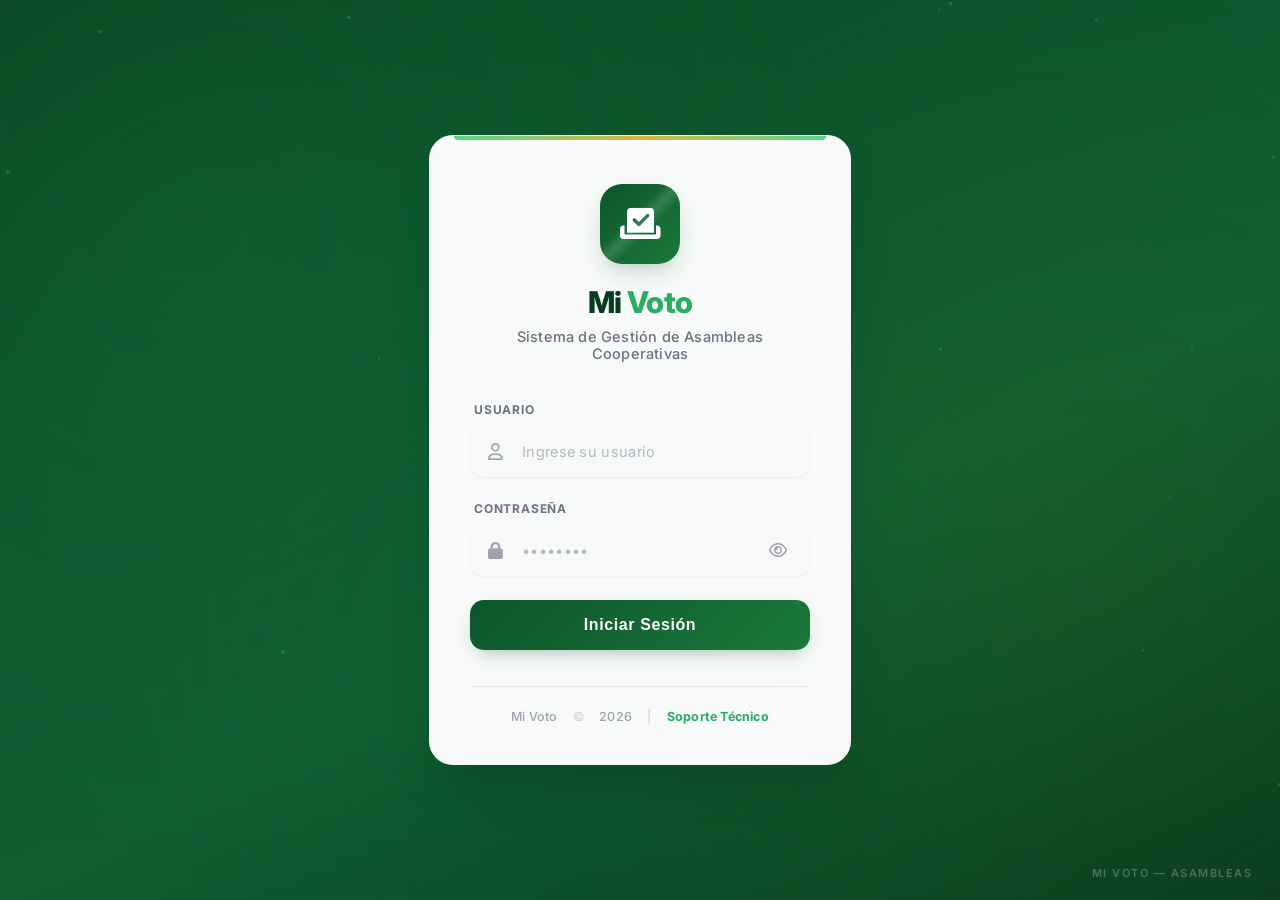
<file: frontend/login.html>
<!DOCTYPE html>
<html lang="es">

<head>
    <meta charset="UTF-8">
    <meta name="viewport" content="width=device-width, initial-scale=1.0">
    <script>
        if (localStorage.getItem('mivoto_token')) {
            window.location.href = 'dashboard.html';
        }
    </script>
    <title>Mi Voto | Acceso al Sistema de Asambleas</title>
    <link rel="stylesheet" href="https://cdnjs.cloudflare.com/ajax/libs/font-awesome/6.4.0/css/all.min.css">
    <link
        href="https://fonts.googleapis.com/css2?family=Inter:opsz,wght@14..32,300;14..32,400;14..32,500;14..32,600;14..32,700;14..32,800&display=swap"
        rel="stylesheet">
    <style>
        :root {
            --primary: #0D552C;
            --primary-dark: #073D1F;
            --primary-light: #1A7A3A;
            --accent: #2ECC71;
            --accent-glow: #27AE60;
            --gold: #B8860B;
            --gold-light: #D4A017;
            --text: #1A1D23;
            --text-light: #6B7280;
            --text-white: #F8FAFC;
            --bg-card: rgba(255, 255, 255, 0.97);
            --border: rgba(13, 85, 44, 0.15);
            --shadow-sm: 0 1px 3px rgba(0, 0, 0, 0.06);
            --shadow: 0 15px 35px -8px rgba(0, 0, 0, 0.12);
            --shadow-lg: 0 25px 50px -12px rgba(0, 0, 0, 0.18);
            --input-bg: #F7F9F8;
            --error-bg: #FEF2F2;
            --error-text: #DC2626;
            --error-border: #FECACA;
            --success-bg: #F0FDF6;
            --success-text: #0D552C;
        }

        * {
            margin: 0;
            padding: 0;
            box-sizing: border-box;
        }

        body {
            font-family: 'Inter', -apple-system, BlinkMacSystemFont, sans-serif;
            min-height: 100vh;
            display: flex;
            justify-content: center;
            align-items: center;
            background: linear-gradient(155deg, #0A4622 0%, #0D552C 30%, #0F5F32 60%, #073D1F 100%);
            position: relative;
            overflow-x: hidden;
            -webkit-font-smoothing: antialiased;
            -moz-osx-font-smoothing: grayscale;
        }

        /* Patrón de fondo geométrico */
        .bg-pattern {
            position: fixed;
            top: 0;
            left: 0;
            width: 100%;
            height: 100%;
            background-image:
                radial-gradient(circle at 15% 25%, rgba(46, 204, 113, 0.08) 0%, transparent 50%),
                radial-gradient(circle at 85% 65%, rgba(184, 134, 11, 0.06) 0%, transparent 50%),
                radial-gradient(circle at 50% 80%, rgba(13, 85, 44, 0.15) 0%, transparent 50%);
            z-index: 0;
            pointer-events: none;
        }

        /* Líneas sutiles decorativas */
        .bg-lines {
            position: fixed;
            top: 0;
            left: 0;
            width: 100%;
            height: 100%;
            background:
                linear-gradient(0deg, transparent 49.5%, rgba(255, 255, 255, 0.015) 49.5%, rgba(255, 255, 255, 0.015) 50.5%, transparent 50.5%),
                linear-gradient(90deg, transparent 49.5%, rgba(255, 255, 255, 0.015) 49.5%, rgba(255, 255, 255, 0.015) 50.5%, transparent 50.5%);
            background-size: 80px 80px;
            z-index: 0;
            pointer-events: none;
            opacity: 0.6;
        }

        .login-container {
            width: 100%;
            max-width: 470px;
            padding: 24px;
            position: relative;
            z-index: 2;
            animation: fadeSlideUp 0.75s cubic-bezier(0.22, 0.61, 0.36, 1) forwards;
        }

        @keyframes fadeSlideUp {
            from {
                opacity: 0;
                transform: translateY(35px);
            }

            to {
                opacity: 1;
                transform: translateY(0);
            }
        }

        .login-card {
            background: var(--bg-card);
            border-radius: 24px;
            padding: 48px 40px 40px;
            box-shadow: var(--shadow-lg);
            text-align: center;
            position: relative;
            border: 1px solid rgba(255, 255, 255, 0.2);
            transition: transform 0.3s ease, box-shadow 0.3s ease;
        }

        .login-card:hover {
            transform: translateY(-4px);
            box-shadow: 0 30px 60px -15px rgba(0, 0, 0, 0.25);
        }

        /* Borde superior decorativo */
        .login-card::before {
            content: '';
            position: absolute;
            top: 0;
            left: 24px;
            right: 24px;
            height: 4px;
            background: linear-gradient(90deg, var(--accent), var(--gold-light), var(--accent));
            border-radius: 0 0 12px 12px;
            opacity: 0.8;
        }

        .brand-header {
            margin-bottom: 40px;
        }

        .logo-icon {
            width: 80px;
            height: 80px;
            margin: 0 auto 20px;
            background: linear-gradient(135deg, var(--primary), var(--primary-light));
            border-radius: 22px;
            display: flex;
            align-items: center;
            justify-content: center;
            box-shadow: 0 10px 25px -8px rgba(13, 85, 44, 0.35);
            transition: transform 0.3s ease, box-shadow 0.3s ease;
            position: relative;
            overflow: hidden;
        }

        .logo-icon::after {
            content: '';
            position: absolute;
            inset: 0;
            background: linear-gradient(135deg, transparent 40%, rgba(255, 255, 255, 0.15) 50%, transparent 60%);
            transition: transform 0.4s;
        }

        .logo-icon:hover {
            transform: translateY(-3px) rotate(-2deg);
            box-shadow: 0 14px 30px -6px rgba(13, 85, 44, 0.45);
        }

        .logo-icon:hover::after {
            transform: translateX(100%);
        }

        .logo-icon i {
            font-size: 36px;
            color: white;
            z-index: 1;
        }

        .login-card h1 {
            font-size: 30px;
            font-weight: 800;
            letter-spacing: -0.6px;
            color: var(--primary-dark);
            margin-bottom: 8px;
            line-height: 1.2;
        }

        .login-card h1 .accent {
            color: var(--accent-glow);
        }

        .login-card .subtitle {
            color: var(--text-light);
            font-size: 14.5px;
            font-weight: 500;
            letter-spacing: 0.2px;
        }

        .error-msg {
            background: var(--error-bg);
            color: var(--error-text);
            padding: 14px 18px;
            border-radius: 14px;
            margin-bottom: 28px;
            display: none;
            font-size: 13.5px;
            font-weight: 600;
            text-align: center;
            border: 1px solid var(--error-border);
            animation: shakeError 0.5s cubic-bezier(0.36, 0.07, 0.19, 0.97) forwards;
            align-items: center;
            justify-content: center;
            gap: 10px;
        }

        .error-msg.visible {
            display: flex;
        }

        .error-msg i {
            font-size: 16px;
            color: #EF4444;
        }

        @keyframes shakeError {

            0%,
            100% {
                transform: translateX(0);
            }

            25% {
                transform: translateX(-6px);
            }

            50% {
                transform: translateX(6px);
            }

            75% {
                transform: translateX(-3px);
            }
        }

        .form-group {
            margin-bottom: 24px;
            text-align: left;
        }

        .form-group label {
            display: block;
            margin-bottom: 9px;
            font-weight: 700;
            font-size: 12px;
            text-transform: uppercase;
            letter-spacing: 0.8px;
            color: var(--text-light);
            padding-left: 4px;
            transition: color 0.2s;
        }

        .input-wrapper {
            position: relative;
            display: flex;
            align-items: center;
        }

        .input-wrapper i {
            position: absolute;
            left: 18px;
            color: #9CA3AF;
            font-size: 17px;
            transition: all 0.25s ease;
            z-index: 1;
            pointer-events: none;
        }

        .form-group input {
            width: 100%;
            padding: 15px 18px 15px 50px;
            background: var(--input-bg);
            border: 2px solid transparent;
            border-radius: 14px;
            font-size: 14.5px;
            font-family: 'Inter', sans-serif;
            font-weight: 500;
            color: var(--text);
            transition: all 0.3s cubic-bezier(0.4, 0, 0.2, 1);
            box-shadow: var(--shadow-sm);
            letter-spacing: 0.2px;
        }

        .form-group input::placeholder {
            color: #B0B8C1;
            font-weight: 400;
            letter-spacing: 0.3px;
        }

        .form-group input:hover {
            background: #F0F3F1;
            border-color: rgba(13, 85, 44, 0.2);
        }

        .form-group input:focus {
            outline: none;
            border-color: var(--accent);
            background: #FFFFFF;
            box-shadow: 0 0 0 4px rgba(46, 204, 113, 0.12), 0 4px 12px rgba(0, 0, 0, 0.04);
            transform: translateY(-1px);
        }

        .form-group input:focus+i {
            color: var(--accent-glow);
            transform: scale(1.08);
        }

        .password-toggle {
            position: absolute;
            right: 15px;
            background: none;
            border: none;
            color: #9CA3AF;
            cursor: pointer;
            padding: 8px;
            transition: color 0.2s;
            z-index: 1;
        }

        .password-toggle:hover {
            color: var(--accent-glow);
        }

        .password-toggle i {
            font-size: 16px;
            position: static;
        }

        .btn-login {
            width: 100%;
            padding: 16px;
            background: linear-gradient(135deg, var(--primary) 0%, var(--primary-light) 100%);
            border: none;
            border-radius: 14px;
            font-size: 16px;
            font-weight: 700;
            letter-spacing: 0.6px;
            color: white;
            cursor: pointer;
            transition: all 0.3s cubic-bezier(0.4, 0, 0.2, 1);
            display: flex;
            justify-content: center;
            align-items: center;
            gap: 12px;
            margin-top: 8px;
            position: relative;
            overflow: hidden;
            box-shadow: 0 8px 20px -8px rgba(13, 85, 44, 0.4);
        }

        .btn-login:hover {
            transform: translateY(-2px);
            box-shadow: 0 12px 28px -6px rgba(13, 85, 44, 0.5);
            background: linear-gradient(135deg, var(--primary-light) 0%, var(--primary) 100%);
        }

        .btn-login:active {
            transform: translateY(0);
            box-shadow: 0 4px 12px -4px rgba(13, 85, 44, 0.3);
        }

        .btn-login:disabled {
            opacity: 0.75;
            transform: none;
            cursor: wait;
            pointer-events: none;
        }

        .btn-login .loader {
            display: none;
            width: 20px;
            height: 20px;
            border: 2.5px solid rgba(255, 255, 255, 0.35);
            border-radius: 50%;
            border-top-color: white;
            animation: spin 0.7s linear infinite;
        }

        .btn-login.loading .loader {
            display: inline-block;
        }

        .btn-login.loading .btn-text {
            opacity: 0.9;
        }

        @keyframes spin {
            to {
                transform: rotate(360deg);
            }
        }

        .footer-info {
            margin-top: 36px;
            font-size: 12.5px;
            font-weight: 500;
            color: #9CA3AF;
            text-align: center;
            border-top: 1px solid #E5E7EB;
            padding-top: 22px;
            letter-spacing: 0.2px;
        }

        .footer-info a {
            color: var(--accent-glow);
            text-decoration: none;
            font-weight: 700;
            transition: color 0.2s;
            position: relative;
        }

        .footer-info a:hover {
            color: var(--primary);
        }

        .footer-info .separator {
            margin: 0 12px;
            color: #D1D5DB;
        }

        .watermark {
            position: fixed;
            bottom: 20px;
            right: 28px;
            font-size: 11px;
            color: rgba(255, 255, 255, 0.25);
            font-weight: 600;
            letter-spacing: 1.5px;
            z-index: 1;
            pointer-events: none;
        }

        @media (max-width: 520px) {
            .login-card {
                padding: 36px 24px 28px;
                border-radius: 20px;
            }

            .login-card::before {
                left: 16px;
                right: 16px;
            }

            .logo-icon {
                width: 68px;
                height: 68px;
                border-radius: 18px;
            }

            .logo-icon i {
                font-size: 30px;
            }

            .login-card h1 {
                font-size: 26px;
            }

            .form-group input {
                padding: 14px 16px 14px 46px;
                font-size: 14px;
            }

            .btn-login {
                padding: 14px;
                font-size: 15px;
            }
        }

        @media (max-width: 380px) {
            .login-container {
                padding: 16px;
            }

            .login-card {
                padding: 30px 18px 24px;
            }

            .login-card h1 {
                font-size: 23px;
            }

            .footer-info {
                font-size: 11px;
            }

            .footer-info .separator {
                margin: 0 8px;
            }
        }
    </style>
</head>

<body>
    <!-- Patrón de fondo -->
    <div class="bg-pattern"></div>
    <div class="bg-lines"></div>

    <div class="login-container">
        <div class="login-card">
            <!-- Cabecera de marca -->
            <div class="brand-header">
                <div class="logo-icon">
                    <i class="fas fa-vote-yea"></i>
                </div>
                <h1>Mi <span class="accent">Voto</span></h1>
                <p class="subtitle">Sistema de Gestión de Asambleas Cooperativas</p>
            </div>

            <!-- Mensaje de error -->
            <div id="errorMsg" class="error-msg">
                <i class="fas fa-exclamation-circle"></i>
                <span>Usuario o contraseña incorrectos</span>
            </div>

            <!-- Formulario de login -->
            <form id="loginForm" autocomplete="off">
                <div class="form-group">
                    <label for="username">Usuario</label>
                    <div class="input-wrapper">
                        <i class="far fa-user"></i>
                        <input type="text" id="username" placeholder="Ingrese su usuario" required autocomplete="off">
                    </div>
                </div>

                <div class="form-group">
                    <label for="password">Contraseña</label>
                    <div class="input-wrapper">
                        <i class="fas fa-lock"></i>
                        <input type="password" id="password" placeholder="••••••••" required autocomplete="off">
                        <button type="button" class="password-toggle" id="togglePassword"
                            aria-label="Mostrar contraseña">
                            <i class="far fa-eye"></i>
                        </button>
                    </div>
                </div>

                <button type="submit" class="btn-login" id="btnLogin">
                    <span class="btn-text" id="btnText">Iniciar Sesión</span>
                    <div class="loader" id="loader"></div>
                </button>
            </form>

            <!-- Pie -->
            <div class="footer-info">
                Mi Voto <span class="separator">&copy;</span> 2026
                <span class="separator">|</span>
                <a href="#" target="_blank">Soporte Técnico</a>
            </div>
        </div>
    </div>

    <!-- Marca de agua -->
    <div class="watermark">MI VOTO &mdash; ASAMBLEAS</div>

    <script>
        // ========================
        // Mostrar/ocultar contraseña
        // ========================
        const togglePassword = document.getElementById('togglePassword');
        const passwordInput = document.getElementById('password');

        togglePassword.addEventListener('click', () => {
            const type = passwordInput.getAttribute('type') === 'password' ? 'text' : 'password';
            passwordInput.setAttribute('type', type);
            const icon = togglePassword.querySelector('i');
            icon.className = type === 'password' ? 'far fa-eye' : 'far fa-eye-slash';
        });

        // ========================
        // Elementos del DOM
        // ========================
        const form = document.getElementById('loginForm');
        const btnLogin = document.getElementById('btnLogin');
        const btnText = document.getElementById('btnText');
        const loader = document.getElementById('loader');
        const errorDiv = document.getElementById('errorMsg');
        const usernameInput = document.getElementById('username');
        const passwordInputField = document.getElementById('password');

        // ========================
        // Efecto de partículas (opcional, más ligero que antes)
        // ========================
        function createParticles() {
            const container = document.createElement('div');
            container.style.cssText = `
                position: fixed; top: 0; left: 0; width: 100%; height: 100%;
                pointer-events: none; z-index: 1;
            `;
            document.body.appendChild(container);

            for (let i = 0; i < 20; i++) {
                const particle = document.createElement('div');
                const size = Math.random() * 3 + 1;
                particle.style.cssText = `
                    position: absolute;
                    width: ${size}px;
                    height: ${size}px;
                    background: rgba(46, 204, 113, 0.3);
                    border-radius: 50%;
                    left: ${Math.random() * 100}%;
                    top: ${Math.random() * 100}%;
                    animation: floatParticle ${6 + Math.random() * 8}s infinite ease-in-out;
                    animation-delay: ${Math.random() * 10}s;
                `;
                container.appendChild(particle);
            }

            const style = document.createElement('style');
            style.textContent = `
                @keyframes floatParticle {
                    0%, 100% { transform: translate(0, 0) scale(1); opacity: 0.2; }
                    25% { transform: translate(20px, -30px) scale(1.5); opacity: 0.5; }
                    50% { transform: translate(-15px, -60px) scale(0.8); opacity: 0.3; }
                    75% { transform: translate(25px, -40px) scale(1.2); opacity: 0.4; }
                }
            `;
            document.head.appendChild(style);
        }
        createParticles();

        // ========================
        // Manejo del formulario
        // ========================
        form.addEventListener('submit', async (e) => {
            e.preventDefault();

            // Mostrar estado de carga
            btnLogin.classList.add('loading');
            btnText.textContent = 'Verificando credenciales...';
            btnLogin.disabled = true;
            errorDiv.classList.remove('visible');

            const username = usernameInput.value.trim();
            const password = passwordInputField.value.trim();

            // Codificación Base64 con UTF-8
            const utf8Bytes = new TextEncoder().encode(JSON.stringify({ username, password }));
            const authPayload = btoa(String.fromCharCode(...utf8Bytes));

            try {
                const response = await fetch('/api/login', {
                    method: 'POST',
                    headers: { 'Content-Type': 'application/json' },
                    body: JSON.stringify({ auth: authPayload })
                });

                const data = await response.json();

                if (data.success) {
                    // Guardar sesión
                    localStorage.setItem('mivoto_user', data.usuario);
                    localStorage.setItem('mivoto_token', data.token);

                    // Feedback visual de éxito
                    btnLogin.style.background = 'linear-gradient(135deg, #0D552C, #27AE60)';
                    btnText.textContent = '✓ Acceso Concedido';
                    btnLogin.classList.remove('loading');

                    // Redirigir después de breve pausa
                    setTimeout(() => {
                        window.location.href = 'dashboard.html';
                    }, 600);
                } else {
                    throw new Error(data.message || 'Credenciales inválidas');
                }
            } catch (error) {
                console.error('Error de autenticación:', error);

                // Mostrar error
                errorDiv.classList.add('visible');
                passwordInputField.value = '';
                passwordInputField.focus();

                // Resetear botón
                btnText.textContent = 'Iniciar Sesión';
                btnLogin.style.background = '';
                btnLogin.classList.remove('loading');
                btnLogin.disabled = false;

                // Ocultar error después de 5 segundos
                setTimeout(() => {
                    errorDiv.classList.remove('visible');
                }, 5000);
            }
        });

        // ========================
        // Limpiar error al escribir
        // ========================
        [usernameInput, passwordInputField].forEach(input => {
            input.addEventListener('input', () => {
                if (errorDiv.classList.contains('visible')) {
                    errorDiv.classList.remove('visible');
                }
            });
        });
    </script>
</body>

</html>
</file>
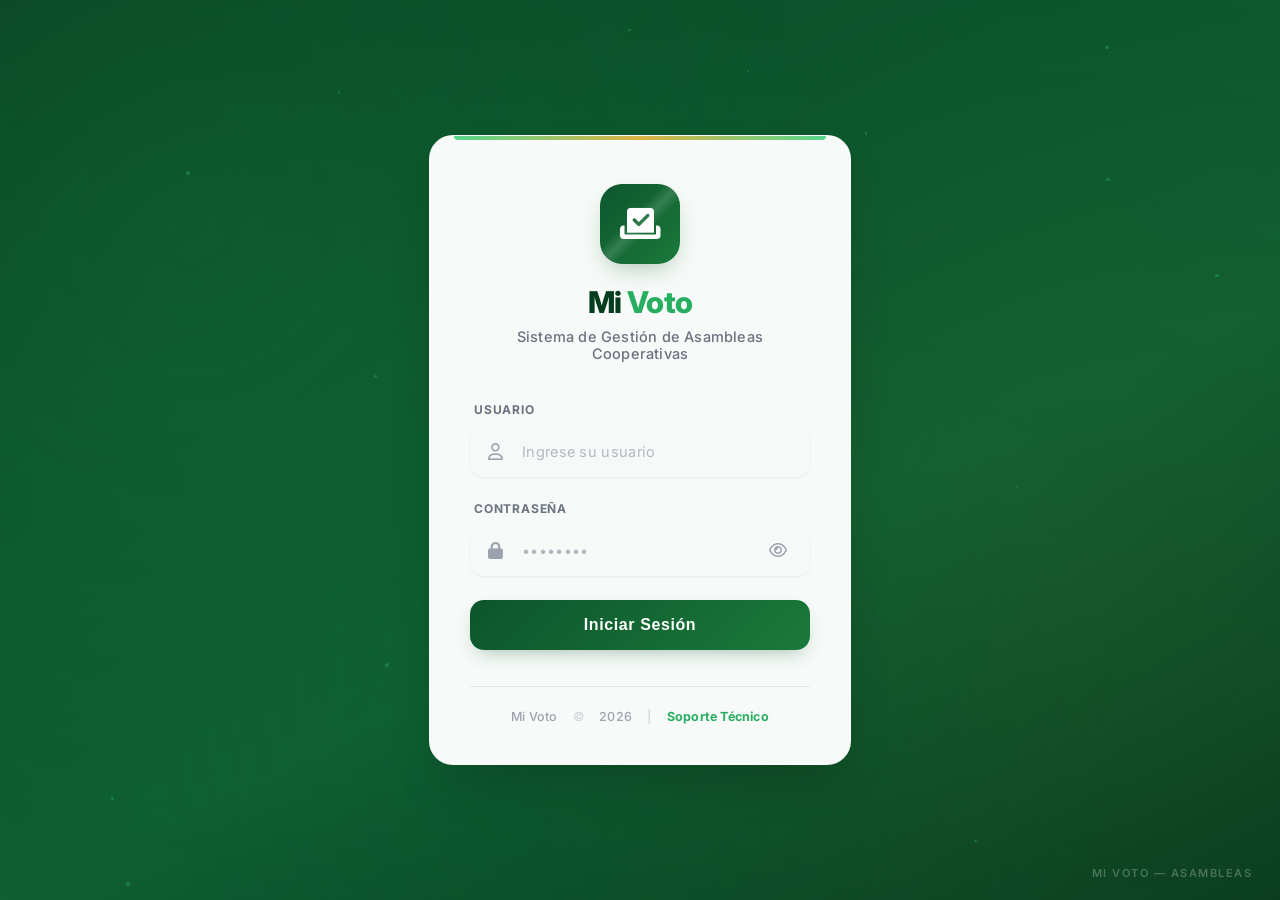
<file: frontend/reglas.html>
<!DOCTYPE html>
<html lang="es">
<head>
    <meta charset="UTF-8">
    <meta name="viewport" content="width=device-width, initial-scale=1.0">
    <script>
        if (!localStorage.getItem('nexo_token')) {
            window.location.href = 'login.html';
        }
    </script>
    <title>NEXO | Configuración de Reglas</title>
    <link rel="stylesheet" href="https://cdnjs.cloudflare.com/ajax/libs/font-awesome/6.4.0/css/all.min.css">
    <link href="https://fonts.googleapis.com/css2?family=Plus+Jakarta+Sans:wght@400;600;800&display=swap" rel="stylesheet">
    <link rel="stylesheet" href="css/style.css">
    <style>
        :root {
            --primary: linear-gradient(135deg, #5B6BFF 0%, #3DD7E5 100%);
            --secondary: #5B6BFF;
            --bg: #F0F2F6;
            --white: #FFFFFF;
            --text: #171A21;
            --border: #E2E5EB;
            --card-shadow: 0 1px 3px rgba(0,0,0,0.05), 0 4px 12px rgba(0,0,0,0.04);
        }

        body.dark-mode {
            --bg: #0A0B0F;
            --white: #14151C;
            --text: #F2F4F8;
            --border: #2A2D38;
            --primary: linear-gradient(135deg, #5B6BFF 0%, #3DD7E5 100%);
            --card-shadow: 0 8px 24px rgba(0,0,0,0.45), 0 1px 0 rgba(255,255,255,0.03) inset;
        }

        body {
            font-family: 'Plus Jakarta Sans', sans-serif;
            background: var(--bg);
            color: var(--text);
            margin: 0;
            padding: 0;
            transition: background 0.25s, color 0.25s;
        }

        .header {
            background: var(--primary);
            color: white;
            padding: 20px 40px;
            display: flex;
            justify-content: space-between;
            align-items: center;
            border-bottom: 2.5px solid var(--secondary);
            box-shadow: 0 4px 20px rgba(11, 43, 64, 0.16);
        }

        .container {
            max-width: 800px;
            margin: 40px auto;
            padding: 0 20px;
        }

        .card {
            background: var(--white);
            backdrop-filter: blur(12px);
            -webkit-backdrop-filter: blur(12px);
            padding: 30px;
            border-radius: 20px;
            border: 1.5px solid var(--border);
            box-shadow: var(--card-shadow);
            transition: all 0.25s ease;
        }

        .card:hover {
            transform: translateY(-2px);
            box-shadow: 0 12px 40px rgba(11, 43, 64, 0.12);
        }

        .regla-item {
            display: grid;
            grid-template-columns: 1fr 150px 80px;
            gap: 20px;
            align-items: center;
            padding: 15px;
            border-bottom: 1px solid var(--border);
        }

        .regla-item:last-child { border-bottom: none; }

        .categoria-name { font-weight: 600; text-transform: capitalize; }

        input[type="number"] {
            padding: 8px 12px;
            border: 1px solid var(--border);
            border-radius: 8px;
            width: 100%;
            background: var(--bg);
            color: var(--text);
        }

        .switch {
            --circle-dim: 1em;
            font-size: 12px;
            position: relative;
            display: inline-block;
            width: 2.8em;
            height: 1.5em;
        }
        .switch input {
            opacity: 0;
            width: 0;
            height: 0;
        }
        .slider {
            position: absolute;
            cursor: pointer;
            top: 0;
            left: 0;
            right: 0;
            bottom: 0;
            background-color: #555;
            transition: background-color .3s;
            border-radius: 30px;
        }
        .slider-card {
            position: absolute;
            height: var(--circle-dim);
            width: var(--circle-dim);
            border-radius: 50%;
            left: 0.3em;
            bottom: 0.3em;
            background-color: #000;
            transition: transform .3s, background-color .3s;
            pointer-events: none;
            transform: translateX(0);
        }
        input:checked ~ .slider { background-color: #b3e5fc; }
        input:checked ~ .slider-card {
            transform: translateX(1.2em);
            background-color: #4FC3F7;
        }
        body.dark-mode input:checked ~ .slider { background-color: #5B6BFF; }
        body.dark-mode input:checked ~ .slider-card { background-color: #5B6BFF; }

        .btn-save {
            background: var(--primary);
            color: white;
            border: none;
            padding: 12px 30px;
            border-radius: 10px;
            font-weight: 700;
            cursor: pointer;
            width: 100%;
            margin-top: 30px;
            transition: all 0.3s;
        }

        .btn-save:hover { filter: brightness(1.1); transform: translateY(-2px); }

        .btn-back {
            color: white;
            text-decoration: none;
            display: flex;
            align-items: center;
            gap: 8px;
            font-weight: 600;
        }
    </style>
</head>
<body>
    <div class="header">
        <h1><i class="fas fa-tasks"></i> Reglas de Ruteo</h1>
        <a href="index.html" class="btn-back"><i class="fas fa-arrow-left"></i> Volver</a>
    </div>

    <div class="container">
        <div class="card">
            <h2 style="margin-bottom: 10px;">Límites por Categoría</h2>
            <p style="color: #64748b; margin-bottom: 30px; font-size: 14px;">
                Define cuántos clientes de cada tipo puede llevar un mismo móvil como máximo.
                Usa <b>0</b> para indicar que no hay límite.
            </p>

            <div id="listaReglas">
                <!-- Se carga dinámicamente -->
                <div style="text-align:center; padding: 20px;">Cargando reglas...</div>
            </div>

            <button class="btn-save" onclick="guardarReglas()">
                <i class="fas fa-save"></i> Guardar Configuración
            </button>
        </div>
    </div>

    <script>
        const categoriasBasicas = ['supermercado', 'minorista/gastronómico', 'mayorista / distribuidor'];
        let reglasCargadas = [];

        function escapeHtml(text) {
            if (!text) return '';
            return text
                .replace(/&/g, "&amp;")
                .replace(/</g, "&lt;")
                .replace(/>/g, "&gt;")
                .replace(/"/g, "&quot;")
                .replace(/'/g, "&#039;");
        }

        // Helper para peticiones con autenticación
        async function fetchWithAuth(url, options = {}) {
            const token = localStorage.getItem('nexo_token');
            if (!options.headers) options.headers = {};
            options.headers['Authorization'] = `Bearer ${token}`;
            
            const response = await fetch(url, options);
            if (response.status === 401) {
                alert("Sesión expirada o no válida. Por favor, inicie sesión de nuevo.");
                window.location.href = 'login.html';
            }
            return response;
        }

        async function cargarReglas() {
            try {
                const res = await fetchWithAuth('/api/reglas');
                reglasCargadas = await res.json();
                renderReglas();
            } catch (e) {
                console.error(e);
            }
        }

        function addCategoria() {
            const nueva = prompt("Ingrese el nombre de la nueva categoría:");
            if (nueva) {
                const cat = nueva.toLowerCase().trim();
                if (!reglasCargadas.find(r => r.categoria === cat)) {
                    reglasCargadas.push({
                        categoria: cat,
                        limite_por_movil: 0,
                        activo: true
                    });
                    renderReglas();
                }
            }
        }

        function renderReglas() {
            const container = document.getElementById('listaReglas');
            container.innerHTML = '';

            // Asegurar que las categorías básicas siempre aparezcan al menos para configurar
            const todas = [...reglasCargadas];
            categoriasBasicas.forEach(cat => {
                if (!todas.find(r => r.categoria.toLowerCase() === cat)) {
                    todas.push({ categoria: cat, limite_por_movil: 0, activo: false });
                }
            });

            todas.sort((a,b) => a.categoria.localeCompare(b.categoria)).forEach(regla => {
                const cat = regla.categoria.toLowerCase();
                const catEscaped = escapeHtml(cat);
                const div = document.createElement('div');
                div.className = 'regla-item';
                div.innerHTML = `
                    <div class="categoria-name">${catEscaped}</div>
                    <div>
                        <input type="number" value="${regla.limite_por_movil}" min="0" 
                               placeholder="Sin límite" style="width:100%;">
                    </div>
                    <div style="text-align: right; display: flex; align-items: center; gap: 10px; justify-content: flex-end;">
                        <label class="switch">
                            <input type="checkbox" class="toggle" ${regla.activo ? 'checked' : ''}>
                            <span class="slider"></span>
                            <span class="slider-card"></span>
                        </label>
                        <button onclick="eliminarReglaLocal('${catEscaped}')" style="background:none; border:none; color:#e74c3c; cursor:pointer;" title="Eliminar regla">
                            <i class="fas fa-trash-alt"></i>
                        </button>
                    </div>
                `;
                container.appendChild(div);
            });
        }

        async function eliminarReglaLocal(cat) {
            if (confirm(`¿Eliminar la regla para la categoría "${cat}"?`)) {
                try {
                    const res = await fetchWithAuth(`/api/reglas?categoria=${encodeURIComponent(cat)}`, {
                        method: 'DELETE'
                    });
                    if (res.ok) {
                        reglasCargadas = reglasCargadas.filter(r => r.categoria !== cat);
                        renderReglas();
                    }
                } catch (e) {
                    alert("Error al eliminar la regla.");
                }
            }
        }

        async function guardarReglas() {
            const items = document.querySelectorAll('.regla-item');
            let hasNegative = false;
            const payload = Array.from(items).map(div => {
                const cat = div.querySelector('.categoria-name').textContent;
                const limitInput = div.querySelector('input[type="number"]');
                const activeInput = div.querySelector('input[type="checkbox"]');
                const limitVal = parseInt(limitInput.value) || 0;
                if (limitVal < 0) {
                    hasNegative = true;
                }
                return {
                    categoria: cat.trim(),
                    limite_por_movil: limitVal,
                    activo: activeInput.checked
                };
            });

            if (hasNegative) {
                alert("❌ El límite por móvil no puede ser negativo.");
                return;
            }

            mostrarLoader("Guardando reglas de ruteo...");
            try {
                const res = await fetchWithAuth('/api/reglas', {
                    method: 'POST',
                    headers: { 'Content-Type': 'application/json' },
                    body: JSON.stringify(payload)
                });
                if (res.ok) {
                    alert('✅ Reglas guardadas con éxito. Se aplicarán en el próximo ruteo.');
                    cargarReglas();
                }
            } catch (e) {
                alert('❌ Error al guardar las reglas.');
            } finally {
                ocultarLoader();
            }
        }

        function mostrarLoader(texto = "Optimizando rutas... por favor espere") {
            const overlay = document.getElementById('loadingOverlay');
            const textEl = document.getElementById('loadingText');
            if (textEl) textEl.innerText = texto;
            if (overlay) overlay.classList.add('active');
        }

        function ocultarLoader() {
            const overlay = document.getElementById('loadingOverlay');
            if (overlay) overlay.classList.remove('active');
        }

        // Cargar reglas automáticamente al iniciar la página
        document.addEventListener('DOMContentLoaded', cargarReglas);
    </script>

    <div style="text-align: center; margin-top: 20px;">
        <button class="btn-outline" onclick="addCategoria()" style="border: 2px dashed var(--primary); padding: 10px 20px; border-radius: 10px; cursor: pointer; background: transparent; color: var(--primary); font-weight: 600;">
            <i class="fas fa-plus"></i> Agregar Nueva Categoría
        </button>
    </div>

    <!-- PANTALLA DE CARGA GENERAL (CELESTE & DORADO GLASS CON CAMIÓN ANIMADO) -->
    <div class="loading-overlay" id="loadingOverlay">
        <div class="loader">
            <div class="truckWrapper">
                <div class="truckBody">
                    <svg xmlns="http://www.w3.org/2000/svg" fill="none" viewBox="0 0 198 93" class="trucksvg">
                        <path stroke-width="3" stroke="#282828" fill="#F83D3D" d="M135 22.5H177.264C178.295 22.5 179.22 23.133 179.594 24.0939L192.33 56.8443C192.442 57.1332 192.5 57.4404 192.5 57.7504V89C192.5 90.3807 191.381 91.5 190 91.5H135C133.619 91.5 132.5 90.3807 132.5 89V25C132.5 23.6193 133.619 22.5 135 22.5Z"></path>
                        <path stroke-width="3" stroke="#282828" fill="#7D7C7C" d="M146 33.5H181.741C182.779 33.5 183.709 34.1415 184.078 35.112L190.538 52.112C191.16 53.748 189.951 55.5 188.201 55.5H146C144.619 55.5 143.5 54.3807 143.5 53V36C143.5 34.6193 144.619 33.5 146 33.5Z"></path>
                        <path stroke-width="2" stroke="#282828" fill="#282828" d="M150 65C150 65.39 149.763 65.8656 149.127 66.2893C148.499 66.7083 147.573 67 146.5 67C145.427 67 144.501 66.7083 143.873 66.2893C143.237 65.8656 143 65.39 143 65C143 64.61 143.237 64.1344 143.873 63.7107C144.501 63.2917 145.427 63 146.5 63C147.573 63 148.499 63.2917 149.127 63.7107C149.763 64.1344 150 64.61 150 65Z"></path>
                        <rect stroke-width="2" stroke="#282828" fill="#FFFCAB" rx="1" height="7" width="5" y="63" x="187"></rect>
                        <rect stroke-width="2" stroke="#282828" fill="#282828" rx="1" height="11" width="4" y="81" x="193"></rect>
                        <rect stroke-width="3" stroke="#282828" fill="#DFDFDF" rx="2.5" height="90" width="121" y="1.5" x="6.5"></rect>
                        <rect stroke-width="2" stroke="#282828" fill="#DFDFDF" rx="2" height="4" width="6" y="84" x="1"></rect>
                    </svg>
                </div>
                <div class="truckTires">
                    <svg xmlns="http://www.w3.org/2000/svg" fill="none" viewBox="0 0 30 30" class="tiresvg">
                        <circle stroke-width="3" stroke="#282828" fill="#282828" r="13.5" cy="15" cx="15"></circle>
                        <circle fill="#DFDFDF" r="7" cy="15" cx="15"></circle>
                    </svg>
                    <svg xmlns="http://www.w3.org/2000/svg" fill="none" viewBox="0 0 30 30" class="tiresvg">
                        <circle stroke-width="3" stroke="#282828" fill="#282828" r="13.5" cy="15" cx="15"></circle>
                        <circle fill="#DFDFDF" r="7" cy="15" cx="15"></circle>
                    </svg>
                </div>
                <div class="road"></div>
            </div>
        </div>
        <div class="loading-text" id="loadingText">Optimizando rutas... por favor espere</div>
    </div>
    <script>
        if (localStorage.getItem('darkMode') === 'enabled') {
            document.body.classList.add('dark-mode');
        }
    </script>
</body>
</html>
</file>
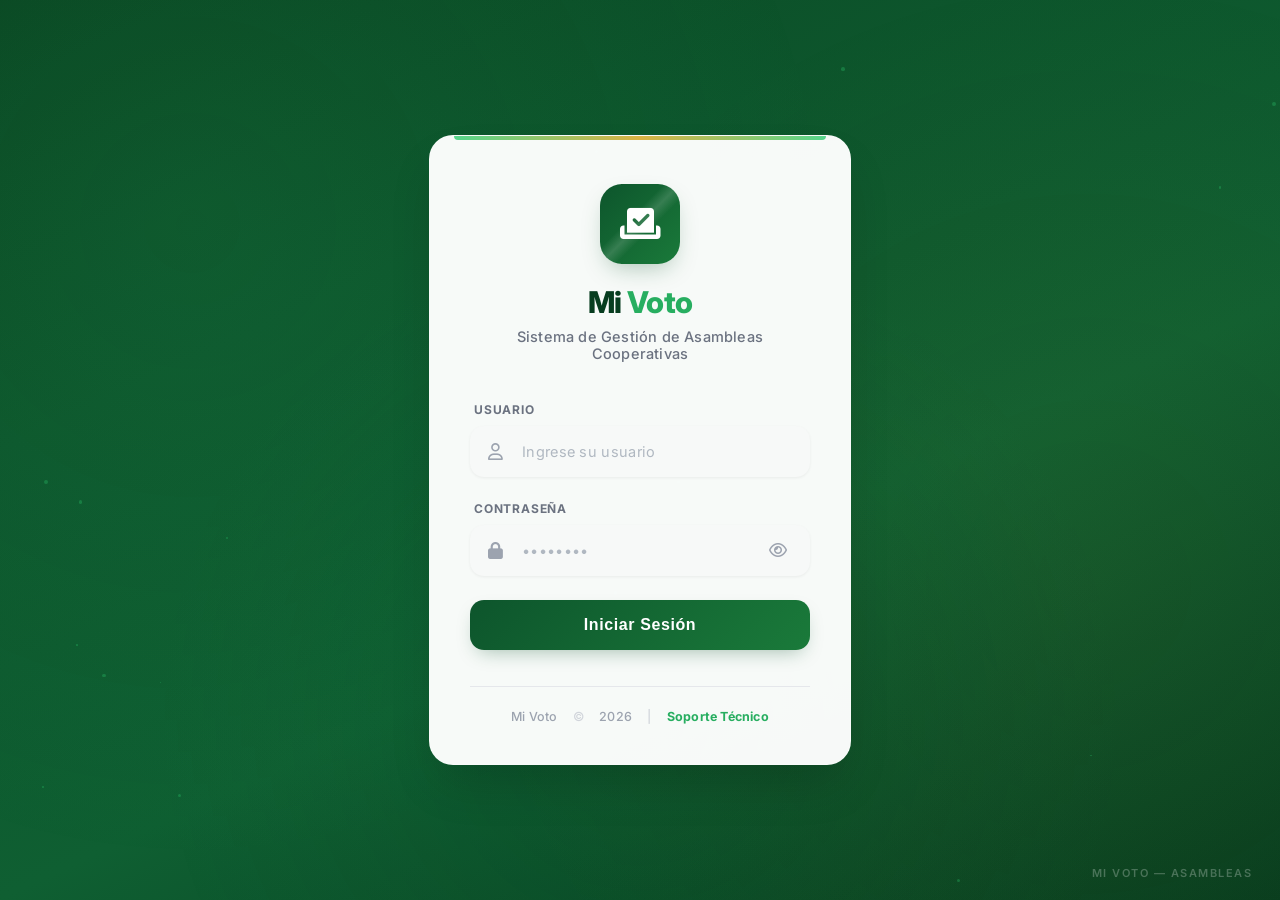
<file: frontend/resultados.html>
<!DOCTYPE html>
<html lang="es">

<head>
    <meta charset="UTF-8">
    <meta name="viewport" content="width=device-width, initial-scale=1.0">
    <script>
        if (!localStorage.getItem('nexo_token')) {
            window.location.href = 'login.html';
        }
    </script>
    <title>NEXO - Gestión de Rutas | Dashboard Inteligente</title>
    <link
        href="https://fonts.googleapis.com/css2?family=Inter:opsz,wght@14..32,300;14..32,400;14..32,500;14..32,600;14..32,700&display=swap"
        rel="stylesheet">
    <link rel="stylesheet" href="https://cdnjs.cloudflare.com/ajax/libs/font-awesome/6.4.0/css/all.min.css">
    <link rel="stylesheet" href="css/style.css">
    <style>
        * {
            margin: 0;
            padding: 0;
            box-sizing: border-box;
        }

        :root {
            --primary-dark: #4A59E6;
            --primary: #5B6BFF;
            --secondary: #3DD7E5;
            --secondary-dark: #2BC0D0;
            --bg-light: #F0F2F6;
            --card-white: #FFFFFF;
            --text-dark: #171A21;
            --text-muted: #6B7280;
            --border-light: #E2E5EB;
            --success: #10B981;
            --danger: #EF4444;
            --whatsapp: #25D366;
            --shadow-sm: 0 1px 2px rgba(0,0,0,0.05);
            --shadow-md: 0 8px 24px rgba(0,0,0,0.06);
            --transition: all 0.2s ease;
        }

        body.dark-mode {
            --bg-light: #0A0B0F;
            --card-white: #14151C;
            --text-dark: #F2F4F8;
            --text-muted: #9AA0AE;
            --border-light: #2A2D38;
            --shadow-sm: 0 1px 0 rgba(255,255,255,0.02) inset, 0 1px 2px rgba(0,0,0,0.4);
            --shadow-md: 0 8px 24px rgba(0,0,0,0.45), 0 1px 0 rgba(255,255,255,0.03) inset;
        }

        body {
            font-family: 'Inter', sans-serif;
            background: var(--bg-light);
            color: var(--text-dark);
            transition: var(--transition);
            overflow-x: hidden;
        }

        /* Header Moderno */
        .header {
            background: linear-gradient(135deg, var(--primary-dark), var(--primary));
            padding: 20px 32px;
            backdrop-filter: blur(10px);
            box-shadow: 0 4px 20px rgba(0, 0, 0, 0.1);
            display: flex;
            justify-content: space-between;
            align-items: center;
            flex-wrap: wrap;
            gap: 15px;
            position: sticky;
            top: 0;
            z-index: 100;
        }

        .logo-area {
            display: flex;
            align-items: center;
            gap: 12px;
        }

        .logo-icon {
            width: 42px;
            height: 42px;
            background: rgba(255, 255, 255, 0.15);
            border-radius: 12px;
            display: flex;
            align-items: center;
            justify-content: center;
            font-size: 22px;
            color: var(--secondary);
        }

        .header h1 {
            font-size: 22px;
            font-weight: 700;
            letter-spacing: -0.3px;
            color: white;
        }

        .btn-close-glass {
            background: rgba(255, 255, 255, 0.12);
            border: 1px solid rgba(255, 255, 255, 0.2);
            padding: 8px 20px;
            border-radius: 40px;
            color: white;
            font-weight: 500;
            cursor: pointer;
            transition: var(--transition);
        }

        .btn-close-glass:hover {
            background: rgba(255, 255, 255, 0.25);
            transform: translateY(-2px);
        }

        /* Contenedor principal */
        .container {
            max-width: 1600px;
            margin: 0 auto;
            padding: 28px 24px;
        }

        /* Grid de columnas (rutas) */
        .rutas-grid {
            display: flex;
            overflow-x: auto;
            gap: 24px;
            padding-bottom: 24px;
            align-items: stretch;
            scroll-behavior: smooth;
        }

        .rutas-grid::-webkit-scrollbar {
            height: 8px;
        }

        .rutas-grid::-webkit-scrollbar-track {
            background: var(--border-light);
            border-radius: 10px;
        }

        .rutas-grid::-webkit-scrollbar-thumb {
            background: var(--secondary);
            border-radius: 10px;
        }

        /* Tarjeta de móvil */
        .movil-col {
            min-width: 360px;
            max-width: 360px;
            background: var(--card-white);
            border-radius: 28px;
            box-shadow: var(--shadow-sm);
            transition: var(--transition);
            display: flex;
            flex-direction: column;
            border: 1px solid var(--border-light);
            backdrop-filter: blur(2px);
            animation: fadeSlideUp 0.4s ease-out;
        }

        .movil-col:hover {
            transform: translateY(-6px);
            box-shadow: var(--shadow-md);
        }

        @keyframes fadeSlideUp {
            from {
                opacity: 0;
                transform: translateY(20px);
            }

            to {
                opacity: 1;
                transform: translateY(0);
            }
        }

        /* Cabecera de la tarjeta */
        .movil-header {
            padding: 20px;
            background: linear-gradient(120deg, rgba(245, 176, 65, 0.08), transparent);
            border-bottom: 1px solid var(--border-light);
            border-radius: 28px 28px 0 0;
        }

        .movil-header h2 {
            font-size: 20px;
            font-weight: 700;
            display: flex;
            justify-content: space-between;
            align-items: center;
            margin-bottom: 8px;
        }

        .badge-asignado {
            background: var(--success);
            color: white;
            font-size: 10px;
            padding: 4px 12px;
            border-radius: 30px;
            font-weight: 600;
        }

        .movil-stats {
            display: flex;
            gap: 16px;
            font-size: 13px;
            color: var(--text-muted);
        }

        /* Panel de asignación */
        .asignacion-panel {
            padding: 16px 20px;
            background: rgba(245, 176, 65, 0.05);
            border-bottom: 1px solid var(--border-light);
            display: flex;
            flex-direction: column;
            gap: 12px;
        }

        .asignacion-panel label {
            font-size: 11px;
            font-weight: 700;
            text-transform: uppercase;
            letter-spacing: 0.5px;
            color: var(--text-muted);
            margin-bottom: -6px;
        }

        .asignacion-panel select {
            width: 100%;
            padding: 10px 12px;
            border-radius: 16px;
            border: 1px solid var(--border-light);
            background: var(--card-white);
            color: var(--text-dark);
            font-family: 'Inter', monospace;
            font-size: 13px;
            cursor: pointer;
            transition: var(--transition);
        }

        .asignacion-panel select:focus {
            outline: none;
            border-color: var(--secondary);
            box-shadow: 0 0 0 2px rgba(245, 176, 65, 0.2);
        }

        /* Lista de clientes */
        .clientes-lista {
            padding: 16px;
            flex-grow: 1;
            max-height: 460px;
            overflow-y: auto;
        }

        .cliente-card {
            background: var(--bg-light);
            padding: 14px;
            border-radius: 20px;
            margin-bottom: 12px;
            border: 1px solid var(--border-light);
            transition: var(--transition);
            position: relative;
            cursor: grab;
            animation: fadeIn 0.3s;
        }

        .cliente-card:active {
            cursor: grabbing;
        }

        .cliente-card:hover {
            transform: translateX(4px);
            border-left: 3px solid var(--secondary);
            box-shadow: var(--shadow-sm);
        }

        .cliente-card .numero {
            background: var(--primary);
            color: white;
            width: 26px;
            height: 26px;
            border-radius: 12px;
            display: inline-flex;
            align-items: center;
            justify-content: center;
            font-size: 12px;
            font-weight: 700;
            margin-right: 10px;
        }

        .cliente-card .nombre {
            font-weight: 600;
            font-size: 14px;
        }

        .cliente-card .distancia {
            display: block;
            font-size: 11px;
            color: var(--text-muted);
            margin-top: 6px;
            margin-left: 36px;
        }

        .btn-transferir {
            position: absolute;
            top: 12px;
            right: 12px;
            background: rgba(0, 0, 0, 0.05);
            border: none;
            border-radius: 30px;
            width: 32px;
            height: 32px;
            color: var(--secondary-dark);
            cursor: pointer;
            transition: var(--transition);
            display: flex;
            align-items: center;
            justify-content: center;
        }

        .btn-transferir:hover {
            background: rgba(245, 176, 65, 0.2);
            transform: scale(1.1);
        }

        /* Footer de tarjeta */
        .movil-footer {
            padding: 16px 20px;
            border-top: 1px solid var(--border-light);
        }

        .btn-wa {
            background: var(--whatsapp);
            color: white;
            border: none;
            padding: 10px;
            border-radius: 40px;
            font-weight: 600;
            font-size: 13px;
            width: 100%;
            display: flex;
            align-items: center;
            justify-content: center;
            gap: 8px;
            cursor: pointer;
            transition: var(--transition);
        }

        .btn-wa:hover {
            background: #128C7E;
            transform: scale(1.02);
        }

        /* Panel acciones finales */
        .panel-acciones {
            text-align: center;
            margin-top: 40px;
            padding: 20px;
            background: var(--card-white);
            border-radius: 28px;
            box-shadow: var(--shadow-sm);
            border: 1px solid var(--border-light);
            animation: fadeSlideUp 0.5s;
        }

        .btn-confirmar-todo {
            background: linear-gradient(135deg, var(--secondary), var(--secondary-dark));
            border: none;
            padding: 14px 32px;
            border-radius: 40px;
            font-weight: 700;
            font-size: 16px;
            color: white;
            cursor: pointer;
            transition: var(--transition);
            box-shadow: 0 4px 12px rgba(230, 126, 34, 0.3);
        }

        .btn-confirmar-todo:disabled {
            opacity: 0.6;
            cursor: not-allowed;
            transform: none;
        }

        .btn-confirmar-todo:not(:disabled):hover {
            transform: translateY(-2px);
            box-shadow: 0 8px 20px rgba(230, 126, 34, 0.4);
        }

        /* Modal de transferencia */
        .modal {
            display: none;
            position: fixed;
            top: 0;
            left: 0;
            width: 100%;
            height: 100%;
            background: rgba(0, 0, 0, 0.6);
            backdrop-filter: blur(4px);
            z-index: 2000;
            justify-content: center;
            align-items: center;
        }

        .modal-content {
            background: var(--card-white);
            border-radius: 32px;
            padding: 28px;
            width: 340px;
            text-align: center;
            animation: fadeSlideUp 0.3s;
        }

        .modal-content h3 {
            margin-bottom: 12px;
        }

        .modal-content select {
            width: 100%;
            padding: 12px;
            margin: 16px 0;
            border-radius: 20px;
            border: 1px solid var(--border-light);
            background: var(--bg-light);
        }

        /* Responsive */
        @media (max-width: 768px) {
            .container {
                padding: 16px;
            }

            .movil-col {
                min-width: 320px;
            }

            .header {
                padding: 16px;
            }
        }
    </style>
</head>

<body>

    <div class="header">
        <div class="logo-area">
            <div class="logo-icon"><i class="fas fa-route"></i></div>
            <h1><i class="fas fa-truck-fast" style="color: #F5B041; margin-right: 8px;"></i> NEXO · Gestión de Rutas
            </h1>
        </div>
        <button class="btn-close-glass" onclick="window.close()">
            <i class="fas fa-times"></i> Cerrar
        </button>
    </div>

    <div class="container">
        <div id="rutasGrid" class="rutas-grid">
            <!-- Se llena dinámicamente -->
        </div>

        <div id="panelAcciones" class="panel-acciones" style="display: none;">
            <div style="margin-bottom: 16px; color: var(--text-muted);">
                <i class="fas fa-clipboard-list"></i> Asigna un chofer y un móvil a cada ruta para activar las entregas.
            </div>
            <button id="btnFinalizarAsignacion" class="btn-confirmar-todo" onclick="guardarAsignaciones()" disabled>
                <i class="fas fa-check-circle"></i> CONFIRMAR Y ACTIVAR RUTAS
            </button>
        </div>
    </div>

    <!-- Modal Transferencia -->
    <div id="modalTransfer" class="modal">
        <div class="modal-content">
            <i class="fas fa-exchange-alt" style="font-size: 32px; color: var(--secondary); margin-bottom: 10px;"></i>
            <h3>Mover Cliente</h3>
            <p id="transferClienteNombre" style="font-size: 14px; margin-bottom: 12px;"></p>
            <select id="selectMovilDestino"></select>
            <button class="btn-confirmar-todo" style="width:100%; margin-top: 8px;"
                onclick="confirmarTransferencia()">Transferir</button>
            <button onclick="cerrarModal()"
                style="background:none; border:none; color: var(--text-muted); margin-top: 12px; cursor:pointer;">Cancelar</button>
        </div>
    </div>

    <script>
        // ========== DATOS GLOBALES ==========
        let rutasData = JSON.parse(localStorage.getItem('rutasGeneradas') || '{}');
        let choferesDisponibles = [];
        let vehiculosDisponibles = [];
        let asignaciones = {};          // { token: { chofer_id, vehiculo_id } }
        let movilOrigenIdx = null, clienteEnTransferencia = null;

        // ========== FUNCIONES DE AUTENTICACIÓN ==========
        async function fetchWithAuth(url, options = {}) {
            const token = localStorage.getItem('nexo_token');
            const headers = {
                'Authorization': `Bearer ${token}`,
                'Content-Type': 'application/json',
                ...options.headers
            };
            const response = await fetch(url, { ...options, headers });
            if (response.status === 401) {
                alert("Sesión expirada. Redirigiendo...");
                window.location.href = 'login.html';
            }
            return response;
        }

        // ========== CARGAR RECURSOS ==========
        async function cargarRecursos() {
            showLoader(true);
            try {
                const [resC, resV] = await Promise.all([
                    fetchWithAuth('/api/choferes'),
                    fetchWithAuth('/api/vehiculos')
                ]);
                choferesDisponibles = await resC.json();
                vehiculosDisponibles = await resV.json();
                renderRutas();
            } catch (error) {
                console.error(error);
                alert("Error al cargar recursos. Usando datos de prueba.");
                choferesDisponibles = [{ id: 1, nombre: "Carlos Gomez" }, { id: 2, nombre: "Lucia Fernandez" }];
                vehiculosDisponibles = [{ id: 1, nombre: "Fiat Strada", chapa: "ABC123" }, { id: 2, nombre: "Mercedes Sprinter", chapa: "XYZ789" }];
                renderRutas();
            } finally {
                showLoader(false);
            }
        }

        // ========== RENDER PRINCIPAL ==========
        function renderRutas() {
            const grid = document.getElementById('rutasGrid');
            grid.innerHTML = '';

            if (!rutasData.moviles || rutasData.moviles.length === 0) {
                grid.innerHTML = '<div style="padding: 40px; text-align: center; width:100%;">⚠️ No hay rutas generadas. Volvé al panel principal.</div>';
                return;
            }

            document.getElementById('panelAcciones').style.display = 'block';

            rutasData.moviles.forEach((movil, idx) => {
                const token = movil.token;
                if (!asignaciones[token]) {
                    asignaciones[token] = {
                        chofer_id: movil.chofer_id || '',
                        vehiculo_id: movil.vehiculo_id || ''
                    };
                }

                const col = document.createElement('div');
                col.className = 'movil-col';
                col.setAttribute('data-token', token);
                col.innerHTML = `
                <div class="movil-header">
                    <h2>
                        Móvil ${idx + 1}
                        <span id="badge-${token}" class="badge-asignado" style="display:${asignaciones[token].chofer_id && asignaciones[token].vehiculo_id ? 'inline-block' : 'none'}">✓ Asignado</span>
                    </h2>
                    <div class="movil-stats">
                        <span><i class="fas fa-box"></i> ${movil.clientes.length} clientes</span>
                        <span><i class="fas fa-road"></i> ${movil.distancia_total} km</span>
                    </div>
                </div>
                <div class="asignacion-panel">
                    <label><i class="fas fa-user-tie"></i> Chofer</label>
                    <select class="sel-chofer" data-token="${token}" onchange="updateAsignacion('${token}', 'chofer_id', this.value)">
                        <option value="">-- Seleccionar --</option>
                        ${choferesDisponibles.map(c => `<option value="${c.id}" ${asignaciones[token].chofer_id == c.id ? 'selected' : ''}>${c.nombre}</option>`).join('')}
                    </select>
                    <label><i class="fas fa-truck"></i> Vehículo</label>
                    <select class="sel-vehiculo" data-token="${token}" onchange="updateAsignacion('${token}', 'vehiculo_id', this.value)">
                        <option value="">-- Seleccionar --</option>
                        ${vehiculosDisponibles.map(v => `<option value="${v.id}" ${asignaciones[token].vehiculo_id == v.id ? 'selected' : ''}>${v.nombre} (${v.chapa})</option>`).join('')}
                    </select>
                </div>
                <div class="clientes-lista" id="clientesList-${token}">
                    ${movil.clientes.map((c, cidx) => `
                        <div class="cliente-card" draggable="true" data-movil-idx="${idx}" data-cliente-idx="${cidx}">
                            <span class="numero">${cidx + 1}</span>
                            <span class="nombre">${escapeHtml(c.nombre)}</span>
                            <span class="distancia"><i class="fas fa-arrow-right"></i> ${cidx === movil.clientes.length - 1 ? 'Destino final' : c.distancia_siguiente + ' km al siguiente'}</span>
                            <button class="btn-transferir" onclick="abrirTransfer(${idx}, ${cidx})" title="Mover a otro móvil"><i class="fas fa-arrows-alt"></i></button>
                        </div>
                    `).join('')}
                </div>
                <div class="movil-footer" id="footer-${token}" style="display: ${asignaciones[token].chofer_id && asignaciones[token].vehiculo_id ? 'block' : 'none'};">
                    <button class="btn-wa" onclick="enviarWhatsApp(${idx})"><i class="fab fa-whatsapp"></i> Enviar ruta por WhatsApp</button>
                </div>
            `;
                grid.appendChild(col);
            });
            actualizarSelectsDisponibilidad();
            habilitarBotonConfirmacion();
            actualizarBotonesWhatsApp();
        }

        function escapeHtml(text) {
            if (!text) return '';
            const div = document.createElement('div');
            div.textContent = text;
            return div.innerHTML;
        }

        // ========== ASIGNACIÓN Y VALIDACIÓN ==========
        let rutasActivas = false;

        function updateAsignacion(token, field, value) {
            asignaciones[token][field] = value;
            // Actualizar badges
            const badge = document.getElementById(`badge-${token}`);
            const isComplete = asignaciones[token].chofer_id && asignaciones[token].vehiculo_id;
            if (badge) badge.style.display = isComplete ? 'inline-block' : 'none';
            
            actualizarSelectsDisponibilidad();
            habilitarBotonConfirmacion();
            actualizarBotonesWhatsApp();
        }

        function actualizarBotonesWhatsApp() {
            document.querySelectorAll('.movil-footer').forEach(footer => {
                const token = footer.id.replace('footer-', '');
                const isCompleteForThis = asignaciones[token]?.chofer_id && asignaciones[token]?.vehiculo_id;
                
                // Mostrar el footer SOLO si la ruta está completa Y el usuario ya confirmó (rutasActivas = true)
                footer.style.display = (isCompleteForThis && rutasActivas) ? 'block' : 'none';
                
                const btn = footer.querySelector('.btn-wa');
                if (btn) {
                    btn.disabled = !rutasActivas;
                }
            });
        }

        function actualizarSelectsDisponibilidad() {
            const selectedChoferes = Object.values(asignaciones).map(a => a.chofer_id).filter(id => id !== '');
            const selectedVehiculos = Object.values(asignaciones).map(a => a.vehiculo_id).filter(id => id !== '');

            document.querySelectorAll('.sel-chofer').forEach(select => {
                const token = select.dataset.token;
                Array.from(select.options).forEach(opt => {
                    if (opt.value === '') return;
                    const usedElsewhere = selectedChoferes.includes(opt.value) && opt.value != asignaciones[token]?.chofer_id;
                    opt.disabled = usedElsewhere;
                });
            });

            document.querySelectorAll('.sel-vehiculo').forEach(select => {
                const token = select.dataset.token;
                Array.from(select.options).forEach(opt => {
                    if (opt.value === '') return;
                    const usedElsewhere = selectedVehiculos.includes(opt.value) && opt.value != asignaciones[token]?.vehiculo_id;
                    opt.disabled = usedElsewhere;
                });
            });
        }

        function habilitarBotonConfirmacion() {
            const todasAsignadas = rutasData.moviles.every(m =>
                asignaciones[m.token]?.chofer_id && asignaciones[m.token]?.vehiculo_id
            );
            const btn = document.getElementById('btnFinalizarAsignacion');
            if (btn) btn.disabled = !todasAsignadas;
        }

        // ========== GUARDAR ASIGNACIONES ==========
        async function guardarAsignaciones() {
            showLoader(true);
            const payload = Object.entries(asignaciones).map(([token, data]) => {
                const movil = rutasData.moviles.find(m => m.token === token);
                return {
                    token,
                    chofer_id: parseInt(data.chofer_id),
                    vehiculo_id: parseInt(data.vehiculo_id),
                    clientes: movil ? movil.clientes : [],
                    distancia_total: movil ? movil.distancia_total : 0,
                    tiempo_estimado: movil ? movil.tiempo_estimado : 0
                };
            });
            try {
                const response = await fetchWithAuth('/api/asignar-recursos', {
                    method: 'POST',
                    body: JSON.stringify(payload)
                });
                if (response.ok) {
                    alert("✅ Asignaciones guardadas. Las rutas están activas.");
                    document.getElementById('btnFinalizarAsignacion').disabled = true;
                    // Deshabilitar selects y transferencias
                    document.querySelectorAll('.sel-chofer, .sel-vehiculo').forEach(s => s.disabled = true);
                    document.querySelectorAll('.btn-transferir').forEach(b => b.style.display = 'none');
                    
                    // Activar botones de WhatsApp
                    rutasActivas = true;
                    actualizarBotonesWhatsApp();
                } else {
                    throw new Error("Error al guardar");
                }
            } catch (error) {
                alert("❌ No se pudo confirmar: " + error.message);
            } finally {
                showLoader(false);
            }
        }

        // ========== TRANSFERENCIA DE CLIENTES ==========
        function abrirTransfer(movilIdx, clienteIdx) {
            movilOrigenIdx = movilIdx;
            clienteEnTransferencia = clienteIdx;
            const cliente = rutasData.moviles[movilIdx].clientes[clienteIdx];
            document.getElementById('transferClienteNombre').innerText = cliente.nombre;

            const select = document.getElementById('selectMovilDestino');
            select.innerHTML = '';
            rutasData.moviles.forEach((_, idx) => {
                if (idx !== movilOrigenIdx) {
                    const option = document.createElement('option');
                    option.value = idx;
                    option.textContent = `Móvil ${idx + 1}`;
                    select.appendChild(option);
                }
            });
            document.getElementById('modalTransfer').style.display = 'flex';
        }

        function confirmarTransferencia() {
            const destinoIdx = parseInt(document.getElementById('selectMovilDestino').value);
            if (isNaN(destinoIdx)) return;

            const cliente = rutasData.moviles[movilOrigenIdx].clientes.splice(clienteEnTransferencia, 1)[0];
            rutasData.moviles[destinoIdx].clientes.push(cliente);
            recalcularDistancias();
            localStorage.setItem('rutasGeneradas', JSON.stringify(rutasData));
            renderRutas();
            cerrarModal();
        }

        function recalcularDistancias() {
            rutasData.moviles.forEach(movil => {
                let totalDist = 0;
                movil.clientes.forEach((c, idx) => {
                    if (idx < movil.clientes.length - 1) {
                        const next = movil.clientes[idx + 1];
                        const dist = haversine(c.latitud, c.longitud, next.latitud, next.longitud);
                        c.distancia_siguiente = Math.round(dist * 100) / 100;
                        totalDist += dist;
                    } else {
                        c.distancia_siguiente = 0;
                    }
                });
                movil.distancia_total = Math.round(totalDist * 100) / 100;
            });
        }

        function haversine(lat1, lon1, lat2, lon2) {
            const R = 6371;
            const dLat = (lat2 - lat1) * Math.PI / 180;
            const dLon = (lon2 - lon1) * Math.PI / 180;
            const a = Math.sin(dLat / 2) ** 2 +
                Math.cos(lat1 * Math.PI / 180) * Math.cos(lat2 * Math.PI / 180) *
                Math.sin(dLon / 2) ** 2;
            return R * 2 * Math.atan2(Math.sqrt(a), Math.sqrt(1 - a));
        }

        function cerrarModal() {
            document.getElementById('modalTransfer').style.display = 'none';
            movilOrigenIdx = null;
            clienteEnTransferencia = null;
        }

        // ========== WHATSAPP ==========
        function enviarWhatsApp(movilIdx) {
            const movil = rutasData.moviles[movilIdx];
            const token = movil.token;
            const asig = asignaciones[token] || {};
            const chofer = choferesDisponibles.find(c => c.id == asig.chofer_id);
            const vehiculo = vehiculosDisponibles.find(v => v.id == asig.vehiculo_id);

            let mensaje = `🚚 *NEXO - RUTA ${movilIdx + 1}* 🚚\n`;
            mensaje += `👤 Chofer: ${chofer?.nombre || 'No asignado'}\n`;
            mensaje += `🚛 Móvil: ${vehiculo?.nombre || 'No asignado'} (${vehiculo?.chapa || ''})\n`;
            mensaje += `📦 Clientes: ${movil.clientes.length}\n`;
            mensaje += `📍 Distancia total: ${movil.distancia_total} km\n`;
            mensaje += `─────────────────────\n\n`;
            movil.clientes.forEach((c, i) => {
                mensaje += `${i + 1}. ${c.nombre}\n`;
                mensaje += `   📍 https://maps.google.com/?q=${c.latitud},${c.longitud}\n\n`;
            });
            mensaje += `🔗 Seguimiento en tiempo real: ${window.location.origin}/ruta.html?token=${token}`;
            window.open(`https://api.whatsapp.com/send?text=${encodeURIComponent(mensaje)}`, '_blank');
        }

        // ========== LOADER ==========
        function showLoader(show) {
            let loader = document.getElementById('globalLoader');
            if (show) {
                if (!loader) {
                    loader = document.createElement('div');
                    loader.id = 'globalLoader';
                    loader.className = 'loading-overlay active';
                    loader.innerHTML = `<div class="loader"><div class="truckWrapper"><div class="truckBody"><svg xmlns="http://www.w3.org/2000/svg" fill="none" viewBox="0 0 198 93" class="trucksvg"><path stroke-width="3" stroke="#282828" fill="#F83D3D" d="M135 22.5H177.264C178.295 22.5 179.22 23.133 179.594 24.0939L192.33 56.8443C192.442 57.1332 192.5 57.4404 192.5 57.7504V89C192.5 90.3807 191.381 91.5 190 91.5H135C133.619 91.5 132.5 90.3807 132.5 89V25C132.5 23.6193 133.619 22.5 135 22.5Z"></path><path stroke-width="3" stroke="#282828" fill="#7D7C7C" d="M146 33.5H181.741C182.779 33.5 183.709 34.1415 184.078 35.112L190.538 52.112C191.16 53.748 189.951 55.5 188.201 55.5H146C144.619 55.5 143.5 54.3807 143.5 53V36C143.5 34.6193 144.619 33.5 146 33.5Z"></path><path stroke-width="2" stroke="#282828" fill="#282828" d="M150 65C150 65.39 149.763 65.8656 149.127 66.2893C148.499 66.7083 147.573 67 146.5 67C145.427 67 144.501 66.7083 143.873 66.2893C143.237 65.8656 143 65.39 143 65C143 64.61 143.237 64.1344 143.873 63.7107C144.501 63.2917 145.427 63 146.5 63C147.573 63 148.499 63.2917 149.127 63.7107C149.763 64.1344 150 64.61 150 65Z"></path><rect stroke-width="2" stroke="#282828" fill="#FFFCAB" rx="1" height="7" width="5" y="63" x="187"></rect><rect stroke-width="2" stroke="#282828" fill="#282828" rx="1" height="11" width="4" y="81" x="193"></rect><rect stroke-width="3" stroke="#282828" fill="#DFDFDF" rx="2.5" height="90" width="121" y="1.5" x="6.5"></rect><rect stroke-width="2" stroke="#282828" fill="#DFDFDF" rx="2" height="4" width="6" y="84" x="1"></rect></svg></div><div class="truckTires"><svg xmlns="http://www.w3.org/2000/svg" fill="none" viewBox="0 0 30 30" class="tiresvg"><circle stroke-width="3" stroke="#282828" fill="#282828" r="13.5" cy="15" cx="15"></circle><circle fill="#DFDFDF" r="7" cy="15" cx="15"></circle></svg><svg xmlns="http://www.w3.org/2000/svg" fill="none" viewBox="0 0 30 30" class="tiresvg"><circle stroke-width="3" stroke="#282828" fill="#282828" r="13.5" cy="15" cx="15"></circle><circle fill="#DFDFDF" r="7" cy="15" cx="15"></circle></svg></div><div class="road"></div><svg xml:space="preserve" viewBox="0 0 453.459 453.459" xmlns:xlink="http://www.w3.org/1999/xlink" xmlns="http://www.w3.org/2000/svg" fill="#000000" class="lampPost"><path d="M252.882,0c-37.781,0-68.686,29.953-70.245,67.358h-6.917v8.954c-26.109,2.163-45.463,10.011-45.463,19.366h9.993c-1.65,5.146-2.507,10.54-2.507,16.017c0,28.956,23.558,52.514,52.514,52.514c28.956,0,52.514-23.558,52.514-52.514c0-5.478-0.856-10.872-2.506-16.017h9.992c0-9.354-19.352-17.204-45.463-19.366v-8.954h-6.149C200.189,38.779,223.924,16,252.882,16c29.952,0,54.32,24.368,54.32,54.32c0,28.774-11.078,37.009-25.105,47.437c-17.444,12.968-37.216,27.667-37.216,78.884v113.914h-0.797c-5.068,0-9.174,4.108-9.174,9.177c0,2.844,1.293,5.383,3.321,7.066c-3.432,27.933-26.851,95.744-8.226,115.459v11.202h45.75v-11.202c18.625-19.715-4.794-87.527-8.227-115.459c2.029-1.683,3.322-4.223,3.322-7.066c0-5.068-4.107-9.177-9.176-9.177h-0.795V196.641c0-43.174,14.942-54.283,30.762-66.043c14.793-10.997,31.559-23.461,31.559-60.277C323.202,31.545,291.656,0,252.882,0z M232.77,111.694c0,23.442-19.071,42.514-42.514,42.514c-23.442,0-42.514-19.072-42.514-42.514c0-5.531,1.078-10.957,3.141-16.017h78.747C231.693,100.736,232.77,106.162,232.77,111.694z"></path></svg></div></div><div class="loading-text">Cargando rutas inteligentes...</div>`;
                    document.body.appendChild(loader);
                }
            } else {
                if (loader) loader.remove();
            }
        }

        // ========== DARK MODE ==========
        (function initDarkMode() {
            if (localStorage.getItem('darkMode') === 'enabled') {
                document.body.classList.add('dark-mode');
            }
        })();

        // ========== INICIO ==========
        cargarRecursos();
    </script>
</body>

</html>
</file>
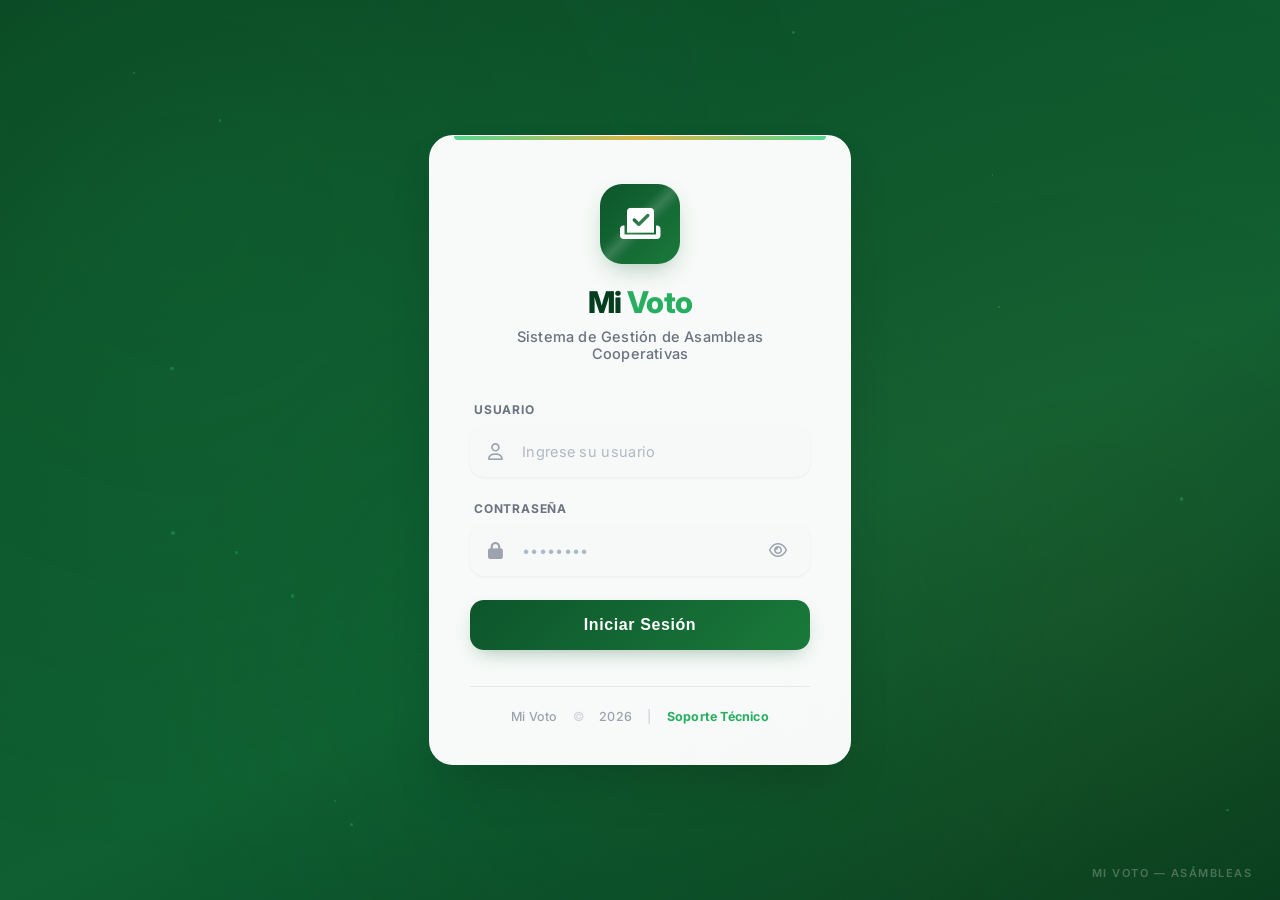
<file: frontend/seguimiento.html>
<!DOCTYPE html>
<html lang="es">
<head>
    <meta charset="UTF-8">
    <meta name="viewport" content="width=device-width, initial-scale=1.0">
    <script>
        if (!localStorage.getItem('nexo_token')) {
            window.location.href = 'login.html';
        }
    </script>
    <title>NEXO | Seguimiento de Entregas</title>
    <link rel="stylesheet" href="https://cdnjs.cloudflare.com/ajax/libs/font-awesome/6.4.0/css/all.min.css">
    <link rel="stylesheet" href="css/style.css">
    <style>
        :root {
            --primary: linear-gradient(135deg, #5B6BFF 0%, #3DD7E5 100%);
            --secondary: #5B6BFF;
            --success: #10B981;
            --danger: #EF4444;
            --warning: #F59E0B;
            --bg: #F0F2F6;
            --white: #FFFFFF;
            --text-color: #171A21;
            --border: #E2E5EB;
            --card-shadow: 0 1px 3px rgba(0,0,0,0.05), 0 4px 12px rgba(0,0,0,0.04);
        }

        body.dark-mode {
            --bg: #0A0B0F;
            --white: #14151C;
            --text-color: #F2F4F8;
            --border: #2A2D38;
            --primary: linear-gradient(135deg, #5B6BFF 0%, #3DD7E5 100%);
            --card-shadow: 0 8px 24px rgba(0,0,0,0.45), 0 1px 0 rgba(255,255,255,0.03) inset;
        }

        * { margin: 0; padding: 0; box-sizing: border-box; }

        body {
            font-family: 'Segoe UI', Tahoma, Geneva, Verdana, sans-serif;
            background-color: var(--bg);
            color: var(--text-color);
            transition: all 0.25s ease;
        }

        .header {
            background: var(--primary);
            color: white;
            padding: 20px 30px;
            display: flex;
            justify-content: space-between;
            align-items: center;
            border-bottom: 2.5px solid var(--secondary);
            box-shadow: 0 4px 20px rgba(11, 43, 64, 0.16);
        }

        .container {
            max-width: 1200px;
            margin: 30px auto;
            padding: 0 20px;
        }

        .tabs {
            display: flex;
            gap: 10px;
            margin-bottom: 20px;
            overflow-x: auto;
            padding-bottom: 5px;
        }

        .tab {
            padding: 12px 25px;
            background: var(--white);
            border-radius: 10px;
            cursor: pointer;
            font-weight: 600;
            border: 1px solid var(--border);
            white-space: nowrap;
            transition: all 0.25s ease;
            display: flex;
            align-items: center;
            gap: 8px;
            box-shadow: var(--card-shadow);
        }

        .tab.active {
            background: var(--secondary);
            color: white;
            border-color: var(--secondary);
            box-shadow: 0 4px 12px rgba(200, 157, 74, 0.35);
        }

        .card {
            background: var(--white);
            backdrop-filter: blur(12px);
            -webkit-backdrop-filter: blur(12px);
            padding: 25px;
            border-radius: 15px;
            border: 1.5px solid var(--border);
            box-shadow: var(--card-shadow);
            margin-bottom: 30px;
            transition: all 0.25s ease;
        }

        .card:hover {
            transform: translateY(-2px);
            box-shadow: 0 12px 40px rgba(11, 43, 64, 0.12);
        }

        table {
            width: 100%;
            border-collapse: collapse;
            margin-top: 15px;
        }

        th {
            text-align: left;
            padding: 15px;
            background: rgba(30, 58, 95, 0.05);
            border-bottom: 2px solid var(--border);
            font-size: 14px;
            text-transform: uppercase;
            letter-spacing: 1px;
        }

        td {
            padding: 15px;
            border-bottom: 1px solid var(--border);
            font-size: 15px;
        }

        .badge {
            padding: 5px 12px;
            border-radius: 20px;
            font-size: 11px;
            font-weight: bold;
            text-transform: uppercase;
        }

        .status-entregado { color: var(--success); font-weight: bold; }
        .status-rechazado { color: var(--danger); font-weight: bold; }
        .status-pendiente { color: var(--warning); font-weight: bold; }

        .btn-back {
            color: white;
            text-decoration: none;
            display: flex;
            align-items: center;
            gap: 8px;
            font-weight: 600;
            background: rgba(255,255,255,0.1);
            padding: 8px 15px;
            border-radius: 8px;
            transition: all 0.3s;
        }

        .btn-back:hover { background: rgba(255,255,255,0.2); }

        #loading {
            position: fixed;
            top: 0; left: 0; width: 100%; height: 100%;
            background: rgba(11, 43, 64, 0.85);
            backdrop-filter: blur(10px);
            -webkit-backdrop-filter: blur(10px);
            z-index: 99999;
            display: flex;
            flex-direction: column;
            justify-content: center;
            align-items: center;
            transition: opacity 0.4s ease;
        }
    </style>
</head>
<body>

    <div id="loading">
        <div class="loader">
            <div class="truckWrapper">
                <div class="truckBody">
                    <svg xmlns="http://www.w3.org/2000/svg" fill="none" viewBox="0 0 198 93" class="trucksvg">
                        <path stroke-width="3" stroke="#282828" fill="#F83D3D" d="M135 22.5H177.264C178.295 22.5 179.22 23.133 179.594 24.0939L192.33 56.8443C192.442 57.1332 192.5 57.4404 192.5 57.7504V89C192.5 90.3807 191.381 91.5 190 91.5H135C133.619 91.5 132.5 90.3807 132.5 89V25C132.5 23.6193 133.619 22.5 135 22.5Z"></path>
                        <path stroke-width="3" stroke="#282828" fill="#7D7C7C" d="M146 33.5H181.741C182.779 33.5 183.709 34.1415 184.078 35.112L190.538 52.112C191.16 53.748 189.951 55.5 188.201 55.5H146C144.619 55.5 143.5 54.3807 143.5 53V36C143.5 34.6193 144.619 33.5 146 33.5Z"></path>
                        <path stroke-width="2" stroke="#282828" fill="#282828" d="M150 65C150 65.39 149.763 65.8656 149.127 66.2893C148.499 66.7083 147.573 67 146.5 67C145.427 67 144.501 66.7083 143.873 66.2893C143.237 65.8656 143 65.39 143 65C143 64.61 143.237 64.1344 143.873 63.7107C144.501 63.2917 145.427 63 146.5 63C147.573 63 148.499 63.2917 149.127 63.7107C149.763 64.1344 150 64.61 150 65Z"></path>
                        <rect stroke-width="2" stroke="#282828" fill="#FFFCAB" rx="1" height="7" width="5" y="63" x="187"></rect>
                        <rect stroke-width="2" stroke="#282828" fill="#282828" rx="1" height="11" width="4" y="81" x="193"></rect>
                        <rect stroke-width="3" stroke="#282828" fill="#DFDFDF" rx="2.5" height="90" width="121" y="1.5" x="6.5"></rect>
                        <rect stroke-width="2" stroke="#282828" fill="#DFDFDF" rx="2" height="4" width="6" y="84" x="1"></rect>
                    </svg>
                </div>
                <div class="truckTires">
                    <svg xmlns="http://www.w3.org/2000/svg" fill="none" viewBox="0 0 30 30" class="tiresvg">
                        <circle stroke-width="3" stroke="#282828" fill="#282828" r="13.5" cy="15" cx="15"></circle>
                        <circle fill="#DFDFDF" r="7" cy="15" cx="15"></circle>
                    </svg>
                    <svg xmlns="http://www.w3.org/2000/svg" fill="none" viewBox="0 0 30 30" class="tiresvg">
                        <circle stroke-width="3" stroke="#282828" fill="#282828" r="13.5" cy="15" cx="15"></circle>
                        <circle fill="#DFDFDF" r="7" cy="15" cx="15"></circle>
                    </svg>
                </div>
                <div class="road"></div>
                <svg xml:space="preserve" viewBox="0 0 453.459 453.459" xmlns:xlink="http://www.w3.org/1999/xlink" xmlns="http://www.w3.org/2000/svg" id="Capa_1" version="1.1" fill="#000000" class="lampPost">
                    <path d="M252.882,0c-37.781,0-68.686,29.953-70.245,67.358h-6.917v8.954c-26.109,2.163-45.463,10.011-45.463,19.366h9.993 c-1.65,5.146-2.507,10.54-2.507,16.017c0,28.956,23.558,52.514,52.514,52.514c28.956,0,52.514-23.558,52.514-52.514 c0-5.478-0.856-10.872-2.506-16.017h9.992c0-9.354-19.352-17.204-45.463-19.366v-8.954h-6.149C200.189,38.779,223.924,16,252.882,16 c29.952,0,54.32,24.368,54.32,54.32c0,28.774-11.078,37.009-25.105,47.437c-17.444,12.968-37.216,27.667-37.216,78.884v113.914 h-0.797c-5.068,0-9.174,4.108-9.174,9.177c0,2.844,1.293,5.383,3.321,7.066c-3.432,27.933-26.851,95.744-8.226,115.459v11.202h45.75 v-11.202c18.625-19.715-4.794-87.527-8.227-115.459c2.029-1.683,3.322-4.223,3.322-7.066c0-5.068-4.107-9.177-9.176-9.177h-0.795 V196.641c0-43.174,14.942-54.283,30.762-66.043c14.793-10.997,31.559-23.461,31.559-60.277C323.202,31.545,291.656,0,252.882,0z M232.77,111.694c0,23.442-19.071,42.514-42.514,42.514c-23.442,0-42.514-19.072-42.514-42.514c0-5.531,1.078-10.957,3.141-16.017 h78.747C231.693,100.736,232.77,106.162,232.77,111.694z"></path>
                </svg>
            </div>
        </div>
        <div class="loading-text" id="loadingText">Obteniendo estado de entregas... por favor espere</div>
    </div>

    <div class="header">
        <h1><i class="fas fa-map-marked-alt"></i> Estado de Entregas</h1>
        <div style="display:flex; gap:10px; align-items:center;">
            <input type="date" id="inputFecha" onchange="cargarDatos()" style="padding:8px; border-radius:8px; border:none; background:rgba(255,255,255,0.1); color:white; color-scheme: dark;">
            <a href="index.html" class="btn-back"><i class="fas fa-arrow-left"></i> Volver</a>
        </div>
    </div>

    <div class="container">
        <div id="tabsMoviles" class="tabs">
            <!-- Se carga dinámicamente -->
        </div>

        <div class="card">
            <h2 id="tituloMovil">Selecciona un móvil</h2>
            <div style="overflow-x: auto;">
                <table>
                    <thead>
                        <tr>
                            <th>Fecha/Hora</th>
                            <th>Cliente</th>
                            <th>Estado</th>
                            <th>Observación / Respuesta</th>
                        </tr>
                    </thead>
                    <tbody id="tablaSeguimiento">
                        <tr>
                            <td colspan="4" style="text-align: center; padding: 40px; color: #999;">
                                Cargando información de entregas...
                            </td>
                        </tr>
                    </tbody>
                </table>
            </div>
        </div>
    </div>

    <script>
        // --- TEMPORIZADOR DE INACTIVIDAD (5 MINUTOS) ---
        let inactivityTimer;
        function resetTimer() {
            clearTimeout(inactivityTimer);
            inactivityTimer = setTimeout(() => {
                localStorage.removeItem('nexo_user');
                localStorage.removeItem('nexo_token');
                alert("Sesión expirada por inactividad.");
                window.location.href = 'login.html';
            }, 5 * 60 * 1000); 
        }
        document.addEventListener('mousemove', resetTimer);
        document.addEventListener('keypress', resetTimer);
        resetTimer();

        // Initialize Dark Mode from localStorage
        (function initDarkMode() {
            const darkMode = localStorage.getItem('darkMode');
            if (darkMode === 'enabled') {
                document.body.classList.add('dark-mode');
            }
        })();

        let allReportes = [];
        let movilesUnicos = [];

        // Helper para peticiones con autenticación
        async function fetchWithAuth(url, options = {}) {
            const token = localStorage.getItem('nexo_token');
            if (!options.headers) options.headers = {};
            options.headers['Authorization'] = `Bearer ${token}`;
            
            const response = await fetch(url, options);
            if (response.status === 401) {
                alert("Sesión expirada o no válida. Por favor, inicie sesión de nuevo.");
                window.location.href = 'login.html';
            }
            return response;
        }

        document.addEventListener('DOMContentLoaded', async () => {
            const urlParams = new URLSearchParams(window.location.search);
            const fechaParam = urlParams.get('fecha');
            if (fechaParam) {
                document.getElementById('inputFecha').value = fechaParam;
            }
            await cargarDatos();
        });

        async function cargarDatos() {
            document.getElementById('loading').style.display = 'flex';
            document.getElementById('loading').style.opacity = '1';
            
            const fecha = document.getElementById('inputFecha').value;
            let url = '/api/reportes';
            if (fecha) url += `?fecha=${fecha}`;

            try {
                const res = await fetchWithAuth(url);
                allReportes = await res.json();
                
                // Extraer móviles únicos
                const movilesSet = new Set(allReportes.map(r => r.movil));
                movilesUnicos = Array.from(movilesSet).sort((a,b) => a - b);
                
                renderTabs();
                if(movilesUnicos.length > 0) {
                    seleccionarMovil(movilesUnicos[0]);
                } else {
                    document.getElementById('tablaSeguimiento').innerHTML = '<tr><td colspan="4" style="text-align:center; padding:40px;">No hay datos de entregas para esta fecha.</td></tr>';
                }

            } catch (error) {
                console.error(error);
            } finally {
                const loading = document.getElementById('loading');
                loading.style.opacity = '0';
                setTimeout(() => loading.style.display = 'none', 500);
            }
        }

        function renderTabs() {
            const container = document.getElementById('tabsMoviles');
            container.innerHTML = movilesUnicos.map(m => `
                <div class="tab" id="tab-${m}" onclick="seleccionarMovil(${m})">
                    <i class="fas fa-truck"></i> Móvil #${m}
                </div>
            `).join('');
        }

        function seleccionarMovil(movil) {
            // UI Update
            document.querySelectorAll('.tab').forEach(t => t.classList.remove('active'));
            const tab = document.getElementById(`tab-${movil}`);
            if(tab) tab.classList.add('active');
            
            // Filter data
            const filtrados = allReportes.filter(r => r.movil === movil);
            const tbody = document.getElementById('tablaSeguimiento');
            
            const primerReporte = filtrados[0];
            const choferNombre = (primerReporte && primerReporte.chofer) ? primerReporte.chofer : 'Sin chofer';
            const vehiculoNombre = (primerReporte && primerReporte.vehiculo) ? primerReporte.vehiculo : 'Sin vehículo';
            
            document.getElementById('tituloMovil').innerHTML = `
                <i class="fas fa-info-circle"></i> Entregas del Móvil #${movil}
                <div style="font-size: 14px; font-weight: normal; color: var(--text-color); opacity: 0.8; margin-top: 8px; display: flex; gap: 15px; flex-wrap: wrap;">
                    <span><i class="fas fa-user-tie" style="color: var(--secondary);"></i> <strong>Chofer:</strong> ${choferNombre}</span>
                    <span><i class="fas fa-truck" style="color: var(--secondary);"></i> <strong>Vehículo:</strong> ${vehiculoNombre}</span>
                </div>
            `;
            
            tbody.innerHTML = filtrados.map(r => {
                const statusClass = `status-${r.estado.toLowerCase()}`;
                const icon = r.estado === 'entregado' ? 'fa-check-circle' : r.estado === 'rechazado' ? 'fa-times-circle' : 'fa-clock';
                const fecha = new Date(r.fecha).toLocaleString('es-PY', { 
                    hour: '2-digit', 
                    minute: '2-digit',
                    day: '2-digit',
                    month: '2-digit'
                });

                return `
                    <tr>
                        <td style="color: #666; font-size: 13px;">${fecha}</td>
                        <td><strong>${r.cliente}</strong></td>
                        <td>
                            <span class="${statusClass}">
                                <i class="fas ${icon}"></i> ${r.estado.toUpperCase()}
                            </span>
                        </td>
                        <td style="font-style: italic; color: #555;">
                            ${r.observacion || '<span style="color:#ccc">Sin observaciones</span>'}
                        </td>
                    </tr>
                `;
            }).join('');
        }
    </script>
</body>
</html>
</file>
<file: frontend/css/style.css>
/* From Uiverse.io by vinodjangid07 */
.loader {
    width: fit-content;
    height: fit-content;
    display: flex;
    align-items: center;
    justify-content: center;
}

.truckWrapper {
    width: 200px;
    height: 100px;
    display: flex;
    flex-direction: column;
    position: relative;
    align-items: center;
    justify-content: flex-end;
    overflow-x: hidden;
}

/* truck upper body */
.truckBody {
    width: 130px;
    height: fit-content;
    margin-bottom: 6px;
    animation: motion 1s linear infinite;
}

/* truck suspension animation*/
@keyframes motion {
    0% {
        transform: translateY(0px);
    }

    50% {
        transform: translateY(3px);
    }

    100% {
        transform: translateY(0px);
    }
}

/* truck's tires */
.truckTires {
    width: 130px;
    height: fit-content;
    display: flex;
    align-items: center;
    justify-content: space-between;
    padding: 0px 10px 0px 15px;
    position: absolute;
    bottom: 0;
}

.truckTires svg {
    width: 24px;
}

.road {
    width: 100%;
    height: 1.5px;
    background-color: #282828;
    position: relative;
    bottom: 0;
    align-self: flex-end;
    border-radius: 3px;
}

.road::before {
    content: "";
    position: absolute;
    width: 20px;
    height: 100%;
    background-color: #282828;
    right: -50%;
    border-radius: 3px;
    animation: roadAnimation 1.4s linear infinite;
    border-left: 10px solid white;
}

.road::after {
    content: "";
    position: absolute;
    width: 10px;
    height: 100%;
    background-color: #282828;
    right: -65%;
    border-radius: 3px;
    animation: roadAnimation 1.4s linear infinite;
    border-left: 4px solid white;
}

.lampPost {
    position: absolute;
    bottom: 0;
    right: -90%;
    height: 90px;
    animation: roadAnimation 1.4s linear infinite;
}

@keyframes roadAnimation {
    0% {
        transform: translateX(0px);
    }

    100% {
        transform: translateX(-350px);
    }
}

/* Fullscreen loading overlay */
.loading-overlay {
    position: fixed;
    top: 0;
    left: 0;
    width: 100vw;
    height: 100vh;
    background: rgba(11, 43, 64, 0.85); /* translucent deep slate-blue */
    backdrop-filter: blur(10px);
    -webkit-backdrop-filter: blur(10px);
    z-index: 99999;
    display: flex;
    flex-direction: column;
    align-items: center;
    justify-content: center;
    opacity: 0;
    pointer-events: none;
    transition: opacity 0.4s ease;
}

.loading-overlay.active {
    opacity: 1;
    pointer-events: all;
}

/* Loading text */
.loading-text {
    margin-top: 25px;
    font-size: 18px;
    font-weight: 600;
    color: #C89D4A; /* golden accent */
    text-shadow: 0 2px 10px rgba(0, 0, 0, 0.4);
    font-family: 'Plus Jakarta Sans', sans-serif;
    letter-spacing: 0.5px;
}
</file>
